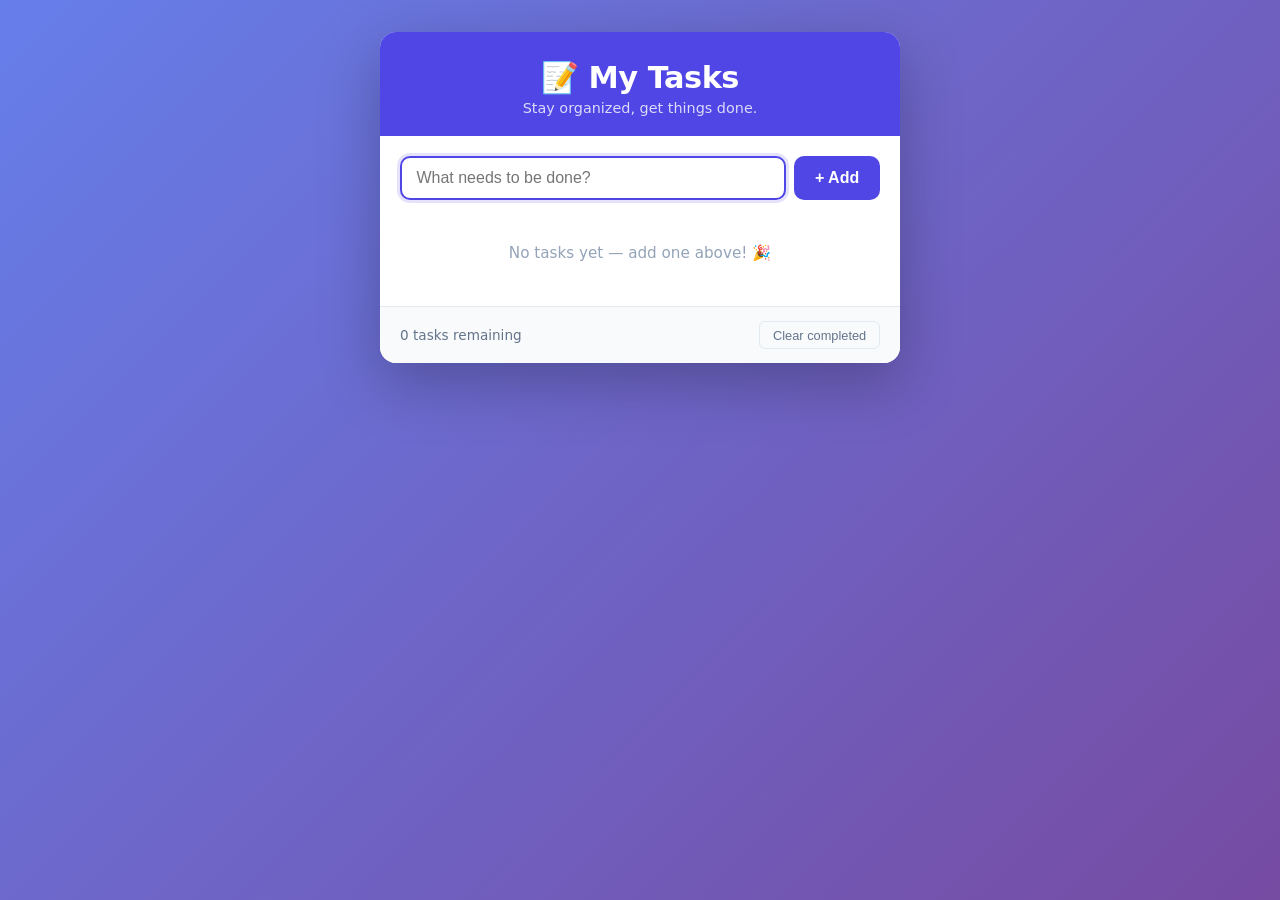
<file: web_sessions/2ff813635cd1/index.html>
<!DOCTYPE html>
<html lang="en">
<head>
  <meta charset="UTF-8">
  <meta name="viewport" content="width=device-width, initial-scale=1.0">
  <title>To-Do App</title>
  <link rel="stylesheet" href="styles.css">
</head>
<body>
  <div class="container">
    <header>
      <h1>📝 My Tasks</h1>
      <p class="subtitle">Stay organized, get things done.</p>
    </header>

    <div class="input-group">
      <input
        type="text"
        id="taskInput"
        placeholder="What needs to be done?"
        autocomplete="off"
      />
      <button id="addBtn" title="Add task">+ Add</button>
    </div>

    <ul id="taskList" class="task-list">
      <!-- Tasks rendered by JS -->
    </ul>

    <footer>
      <span id="taskCount">0 tasks remaining</span>
      <button id="clearCompletedBtn" class="clear-btn">Clear completed</button>
    </footer>
  </div>

  <script src="app.js"></script>
</body>
</html>
</file>
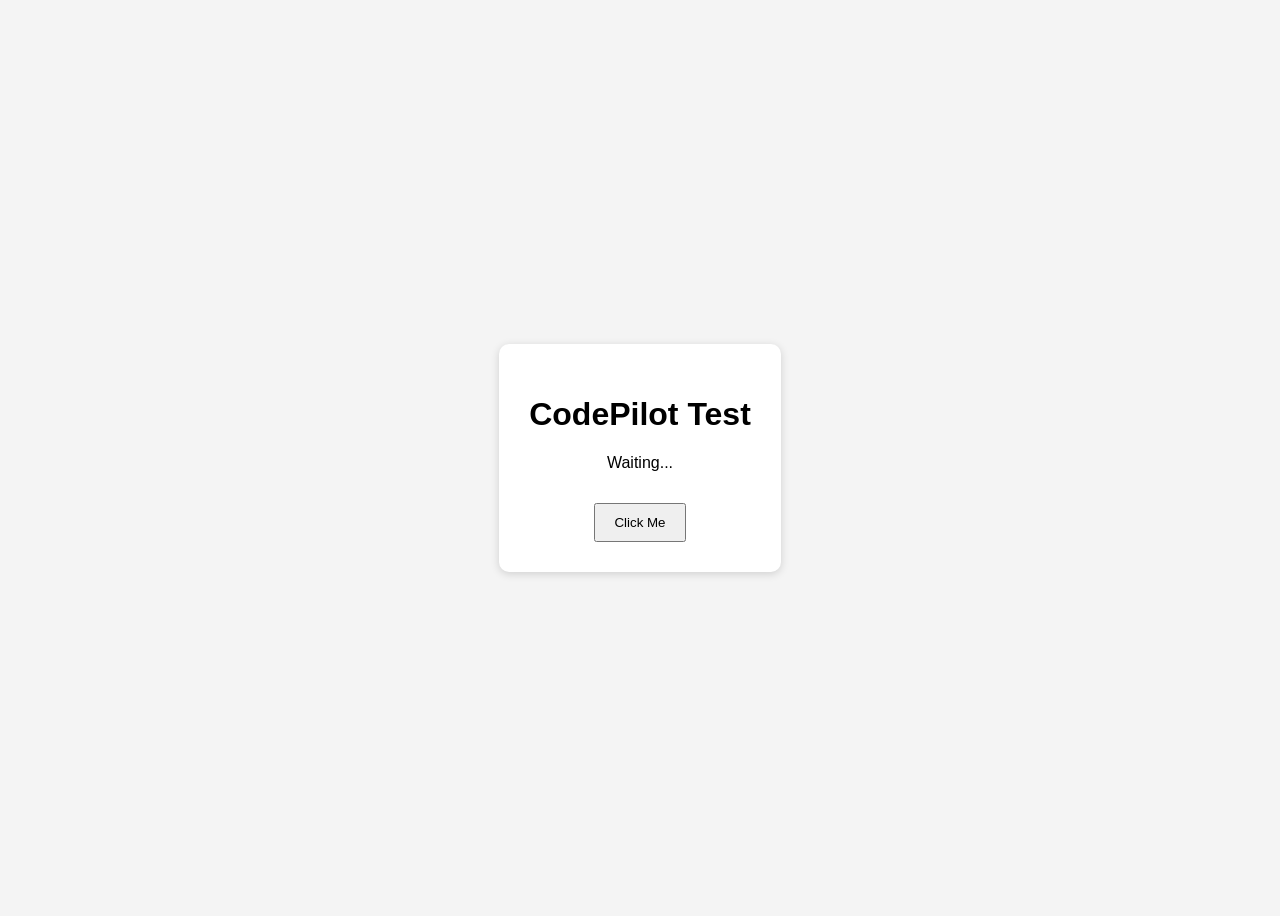
<file: web_sessions/31c21c7a2ef2/index.html>
<!DOCTYPE html>
<html lang="en">
<head>
    <meta charset="UTF-8">
    <meta name="viewport" content="width=device-width, initial-scale=1.0">
    <title>CodePilot Test</title>
    <style>
        body {
            font-family: Arial, sans-serif;
            display: flex;
            justify-content: center;
            align-items: center;
            height: 100vh;
            background: #f4f4f4;
        }

        .card {
            background: white;
            padding: 30px;
            border-radius: 10px;
            text-align: center;
            box-shadow: 0 2px 8px rgba(0,0,0,.15);
        }

        button {
            padding: 10px 18px;
            cursor: pointer;
            margin-top: 15px;
        }
    </style>
</head>
<body>

<div class="card">
    <h1>CodePilot Test</h1>
    <p id="status">Waiting...</p>
    <button id="verifyBtn" onclick="verify()">Click Me</button>
</div>

<script>
function verify() {
    document.getElementById("status").textContent = "Success!";
}
</script>

</body>
</html>
</file>
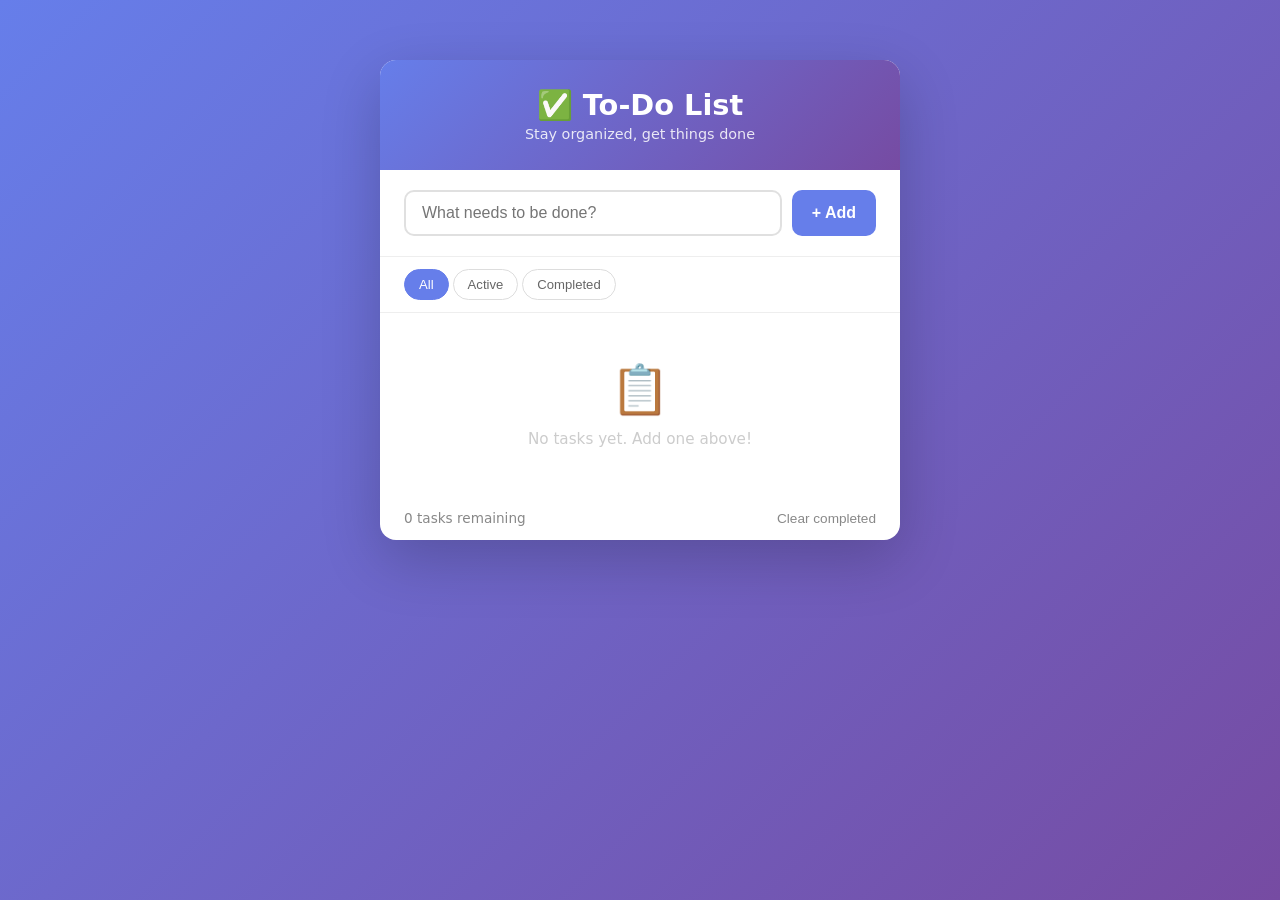
<file: web_sessions/57d5fced540e/index.html>
<!DOCTYPE html>
<html lang="en">
<head>
<meta charset="UTF-8">
<meta name="viewport" content="width=device-width, initial-scale=1.0">
<title>To-Do App</title>
<style>
  *, *::before, *::after { box-sizing: border-box; margin: 0; padding: 0; }
  body {
    font-family: 'Segoe UI', system-ui, -apple-system, sans-serif;
    background: linear-gradient(135deg, #667eea 0%, #764ba2 100%);
    min-height: 100vh; display: flex; justify-content: center; align-items: flex-start; padding: 20px;
  }
  .app-container {
    background: #fff; border-radius: 16px; box-shadow: 0 20px 60px rgba(0,0,0,0.2);
    width: 100%; max-width: 520px; margin-top: 40px; overflow: hidden;
  }
  .app-header {
    background: linear-gradient(135deg, #667eea 0%, #764ba2 100%);
    color: white; padding: 28px 24px; text-align: center;
  }
  .app-header h1 { font-size: 1.8rem; font-weight: 700; }
  .app-header .subtitle { font-size: 0.9rem; opacity: 0.85; margin-top: 4px; }
  .input-section { display: flex; gap: 10px; padding: 20px 24px; border-bottom: 1px solid #eee; }
  .input-section input {
    flex: 1; padding: 12px 16px; border: 2px solid #e0e0e0; border-radius: 10px;
    font-size: 1rem; outline: none; transition: border-color 0.2s;
  }
  .input-section input:focus { border-color: #667eea; }
  .btn-add {
    background: #667eea; color: white; border: none; padding: 12px 20px;
    border-radius: 10px; font-size: 1rem; font-weight: 600; cursor: pointer;
    transition: background 0.2s, transform 0.1s; white-space: nowrap;
  }
  .btn-add:hover { background: #5a6fd6; }
  .btn-add:active { transform: scale(0.96); }
  .filters { display: flex; gap: 4px; padding: 12px 24px; border-bottom: 1px solid #eee; flex-wrap: wrap; }
  .filter-btn {
    background: transparent; border: 1px solid #ddd; padding: 7px 14px;
    border-radius: 20px; font-size: 0.82rem; cursor: pointer; transition: all 0.2s; color: #666;
  }
  .filter-btn.active { background: #667eea; color: white; border-color: #667eea; }
  .filter-btn:hover:not(.active) { background: #f5f5f5; }
  .task-list { list-style: none; max-height: 400px; overflow-y: auto; }
  .task-list li {
    display: flex; align-items: center; gap: 12px; padding: 14px 24px;
    border-bottom: 1px solid #f0f0f0; transition: background 0.15s; animation: slideIn 0.25s ease;
  }
  @keyframes slideIn { from { opacity: 0; transform: translateY(-8px); } to { opacity: 1; transform: translateY(0); } }
  .task-list li:hover { background: #fafafa; }
  .task-list li.completed .task-text { text-decoration: line-through; color: #bbb; }
  .task-checkbox {
    width: 22px; height: 22px; border: 2px solid #ccc; border-radius: 50%;
    cursor: pointer; display: flex; align-items: center; justify-content: center; flex-shrink: 0; transition: all 0.2s;
  }
  .task-checkbox:hover { border-color: #667eea; }
  .task-list li.completed .task-checkbox { background: #667eea; border-color: #667eea; }
  .task-list li.completed .task-checkbox::after { content: '✓'; color: white; font-size: 0.75rem; font-weight: bold; }
  .task-text { flex: 1; font-size: 1rem; word-break: break-word; }
  .btn-delete {
    background: transparent; border: none; color: #ccc; font-size: 1.1rem;
    cursor: pointer; padding: 4px 8px; border-radius: 6px; transition: all 0.2s; flex-shrink: 0;
  }
  .btn-delete:hover { color: #e74c3c; background: #fff0f0; }
  .footer-bar { display: flex; justify-content: space-between; align-items: center; padding: 14px 24px; color: #888; font-size: 0.85rem; }
  .btn-clear { background: transparent; border: none; color: #888; cursor: pointer; font-size: 0.85rem; transition: color 0.2s; }
  .btn-clear:hover { color: #e74c3c; }
  .empty-state { text-align: center; padding: 48px 24px; color: #ccc; }
  .empty-state .icon { font-size: 3rem; margin-bottom: 12px; }
  .empty-state p { font-size: 0.95rem; }

  @media (max-width: 480px) {
    .app-container { margin-top: 10px; border-radius: 12px; }
    .app-header h1 { font-size: 1.4rem; }
    .input-section { flex-direction: column; gap: 8px; }
    .input-section input { width: 100%; }
    .btn-add { width: 100%; padding: 14px; }
    .filters { justify-content: center; }
    .filter-btn { flex: 1; text-align: center; }
    .task-list li { padding: 12px 16px; }
    .footer-bar { flex-direction: column; gap: 8px; }
  }
</style>
</head>
<body>
<div class="app-container">
  <div class="app-header">
    <h1>✅ To-Do List</h1>
    <p class="subtitle">Stay organized, get things done</p>
  </div>
  <div class="input-section">
    <input type="text" id="taskInput" placeholder="What needs to be done?" aria-label="New task input" maxlength="200">
    <button class="btn-add" id="btnAdd" aria-label="Add task">+ Add</button>
  </div>
  <div class="filters">
    <button class="filter-btn active" data-filter="all">All</button>
    <button class="filter-btn" data-filter="active">Active</button>
    <button class="filter-btn" data-filter="completed">Completed</button>
  </div>
  <ul class="task-list" id="taskList" aria-label="Task list"></ul>
  <div class="empty-state" id="emptyState">
    <div class="icon">📋</div>
    <p>No tasks yet. Add one above!</p>
  </div>
  <div class="footer-bar">
    <span id="taskCount">0 tasks remaining</span>
    <button class="btn-clear" id="btnClearCompleted">Clear completed</button>
  </div>
</div>

<script>
(function() {
  const taskInput = document.getElementById('taskInput');
  const btnAdd = document.getElementById('btnAdd');
  const taskList = document.getElementById('taskList');
  const emptyState = document.getElementById('emptyState');
  const taskCount = document.getElementById('taskCount');
  const btnClearCompleted = document.getElementById('btnClearCompleted');
  const filterBtns = document.querySelectorAll('.filter-btn');

  let tasks = JSON.parse(localStorage.getItem('tasks') || '[]');
  let currentFilter = 'all';

  function saveTasks() { localStorage.setItem('tasks', JSON.stringify(tasks)); }

  function render() {
    taskList.innerHTML = '';
    let filtered = tasks;
    if (currentFilter === 'active') filtered = tasks.filter(t => !t.completed);
    else if (currentFilter === 'completed') filtered = tasks.filter(t => t.completed);

    if (filtered.length === 0) {
      emptyState.style.display = 'block';
      if (currentFilter === 'completed') emptyState.querySelector('p').textContent = 'No completed tasks.';
      else if (currentFilter === 'active') emptyState.querySelector('p').textContent = 'All tasks done! 🎉';
      else emptyState.querySelector('p').textContent = 'No tasks yet. Add one above!';
    } else { emptyState.style.display = 'none'; }

    filtered.forEach(task => {
      const li = document.createElement('li');
      if (task.completed) li.classList.add('completed');
      const cb = document.createElement('div');
      cb.className = 'task-checkbox';
      cb.setAttribute('aria-label', task.completed ? 'Mark incomplete' : 'Mark complete');
      cb.addEventListener('click', () => { task.completed = !task.completed; render(); });
      const txt = document.createElement('span');
      txt.className = 'task-text';
      txt.textContent = task.text;
      const del = document.createElement('button');
      del.className = 'btn-delete';
      del.innerHTML = '🗑';
      del.setAttribute('aria-label', 'Delete task');
      del.addEventListener('click', () => { tasks = tasks.filter(t => t.id !== task.id); render(); });
      li.appendChild(cb); li.appendChild(txt); li.appendChild(del);
      taskList.appendChild(li);
    });

    const remaining = tasks.filter(t => !t.completed).length;
    taskCount.textContent = remaining + (remaining === 1 ? ' task remaining' : ' tasks remaining');
    saveTasks();
  }

  function addTask(text) {
    if (!text.trim()) return;
    tasks.push({ id: Date.now(), text: text.trim(), completed: false });
    taskInput.value = ''; taskInput.focus(); render();
  }

  btnAdd.addEventListener('click', () => addTask(taskInput.value));
  taskInput.addEventListener('keydown', (e) => { if (e.key === 'Enter') addTask(taskInput.value); });
  btnClearCompleted.addEventListener('click', () => { tasks = tasks.filter(t => !t.completed); render(); });
  filterBtns.forEach(btn => {
    btn.addEventListener('click', () => {
      filterBtns.forEach(b => b.classList.remove('active'));
      btn.classList.add('active');
      currentFilter = btn.dataset.filter;
      render();
    });
  });
  render();
})();
</script>
</body>
</html>
</file>
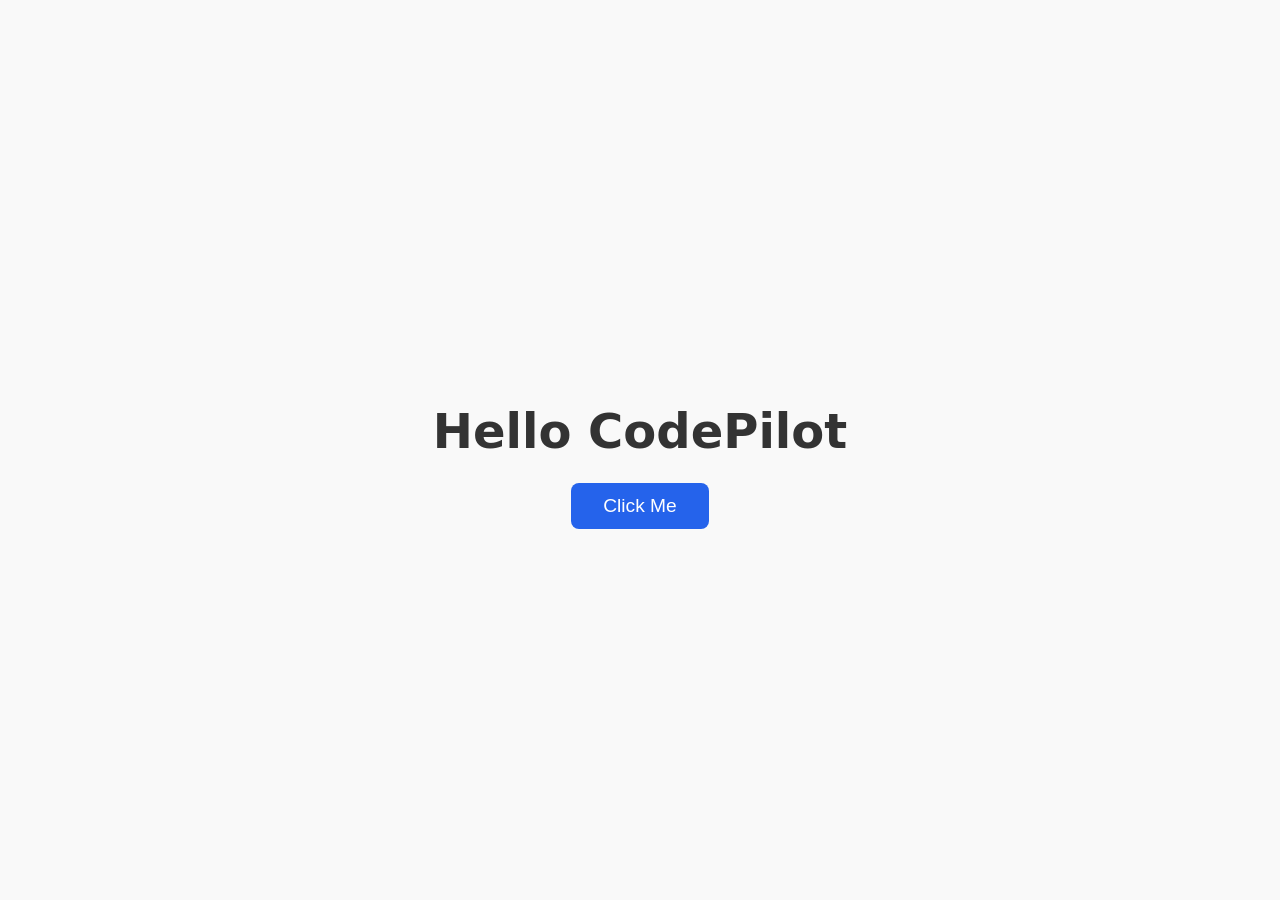
<file: web_sessions/580bae3aa930/index.html>
<!DOCTYPE html>
<html lang="en">
<head>
  <meta charset="UTF-8">
  <meta name="viewport" content="width=device-width, initial-scale=1.0">
  <title>Hello CodePilot</title>
  <style>
    body {
      font-family: system-ui, -apple-system, sans-serif;
      display: flex;
      flex-direction: column;
      align-items: center;
      justify-content: center;
      min-height: 100vh;
      margin: 0;
      background: #f9f9f9;
    }
    h1 {
      font-size: 3rem;
      color: #333;
      margin-bottom: 1.5rem;
    }
    button {
      background: #2563eb;
      color: white;
      border: none;
      padding: 12px 32px;
      font-size: 1.2rem;
      border-radius: 8px;
      cursor: pointer;
      transition: background 0.2s;
    }
    button:hover {
      background: #1d4ed8;
    }
  </style>
</head>
<body>
  <h1>Hello CodePilot</h1>
  <button id="click-me">Click Me</button>
</body>
</html>
</file>
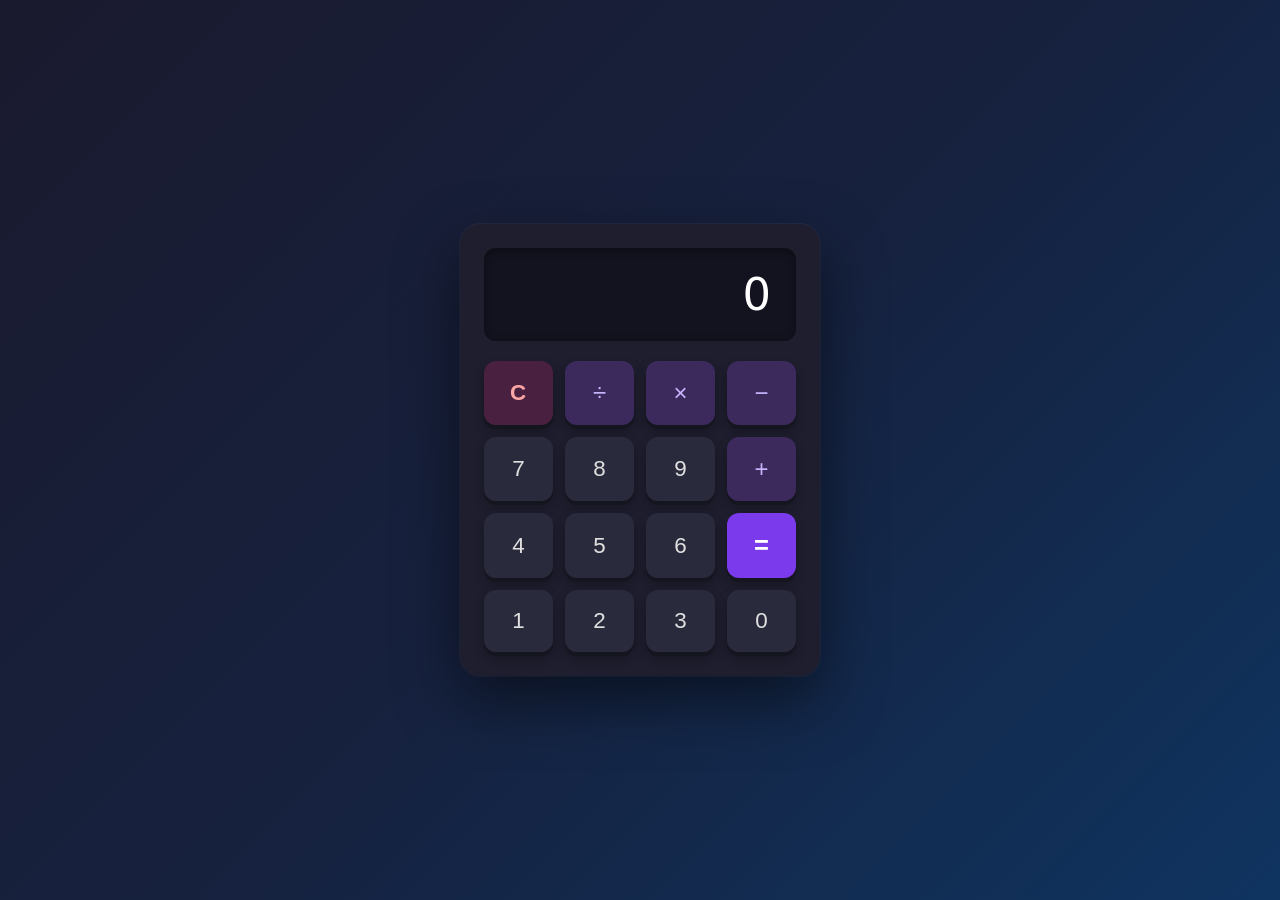
<file: web_sessions/c0102c773dbe/index.html>
<!DOCTYPE html>
<html lang="en">
<head>
  <meta charset="UTF-8">
  <meta name="viewport" content="width=device-width, initial-scale=1.0">
  <title>Calculator</title>
  <link rel="stylesheet" href="style.css">
</head>
<body>
  <div class="calculator">
    <div class="display" id="display">0</div>
    <div class="buttons">
      <button class="btn clear" id="btn-clear">C</button>
      <button class="btn operator" id="btn-divide">÷</button>
      <button class="btn operator" id="btn-multiply">×</button>
      <button class="btn operator" id="btn-subtract">−</button>

      <button class="btn number" id="btn-7">7</button>
      <button class="btn number" id="btn-8">8</button>
      <button class="btn number" id="btn-9">9</button>
      <button class="btn operator" id="btn-add">+</button>

      <button class="btn number" id="btn-4">4</button>
      <button class="btn number" id="btn-5">5</button>
      <button class="btn number" id="btn-6">6</button>
      <button class="btn equals" id="btn-equals">=</button>

      <button class="btn number" id="btn-1">1</button>
      <button class="btn number" id="btn-2">2</button>
      <button class="btn number" id="btn-3">3</button>
      <button class="btn number" id="btn-0">0</button>
    </div>
  </div>
  <script src="script.js"></script>
</body>
</html>
</file>
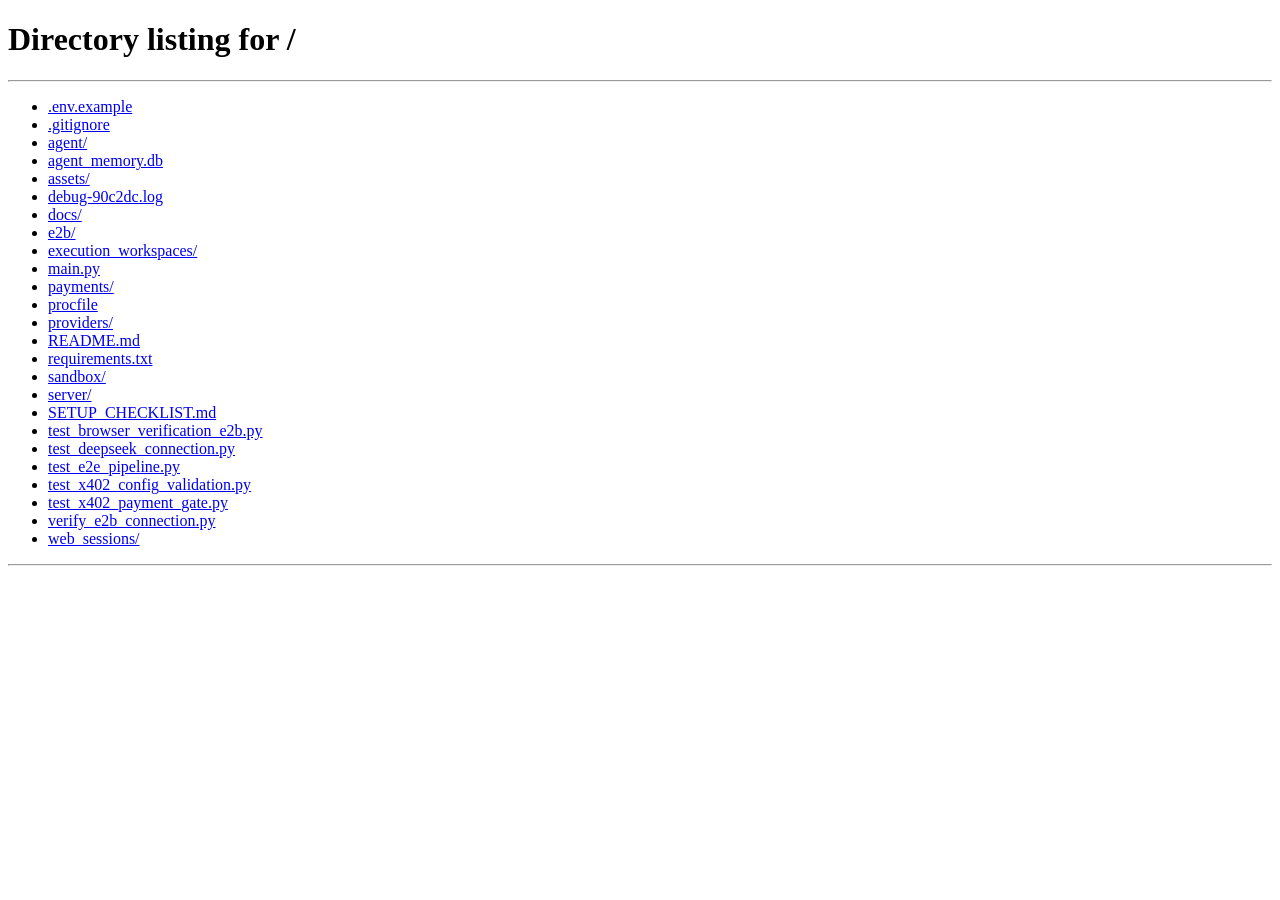
<file: server/static/agent-interface.html>
<!DOCTYPE html>
<html lang="en">
<head>
<meta charset="UTF-8">
<meta http-equiv="refresh" content="0;url=/">
<title>Redirecting…</title>
<script>location.replace('/');</script>
</head>
<body></body>
</html>
</file>
<file: web_sessions/2ff813635cd1/styles.css>
*,
*::before,
*::after {
  box-sizing: border-box;
  margin: 0;
  padding: 0;
}

body {
  font-family: 'Segoe UI', system-ui, -apple-system, sans-serif;
  background: linear-gradient(135deg, #667eea 0%, #764ba2 100%);
  min-height: 100vh;
  display: flex;
  justify-content: center;
  align-items: flex-start;
  padding: 2rem 1rem;
}

.container {
  background: #fff;
  width: 100%;
  max-width: 520px;
  border-radius: 16px;
  box-shadow: 0 20px 60px rgba(0, 0, 0, 0.25);
  overflow: hidden;
  animation: fadeIn 0.4s ease;
}

@keyframes fadeIn {
  from { opacity: 0; transform: translateY(20px); }
  to   { opacity: 1; transform: translateY(0); }
}

header {
  background: #4f46e5;
  color: #fff;
  padding: 1.75rem 1.5rem 1.25rem;
  text-align: center;
}

header h1 {
  font-size: 1.9rem;
  font-weight: 700;
  letter-spacing: -0.5px;
}

.subtitle {
  font-size: 0.9rem;
  opacity: 0.8;
  margin-top: 0.25rem;
}

/* ---------- input ---------- */
.input-group {
  display: flex;
  gap: 0.5rem;
  padding: 1.25rem 1.25rem 0.75rem;
}

#taskInput {
  flex: 1;
  font-size: 1rem;
  padding: 0.7rem 0.9rem;
  border: 2px solid #e2e8f0;
  border-radius: 10px;
  outline: none;
  transition: border-color 0.2s;
}

#taskInput:focus {
  border-color: #4f46e5;
  box-shadow: 0 0 0 3px rgba(79, 70, 229, 0.15);
}

#addBtn {
  background: #4f46e5;
  color: #fff;
  border: none;
  padding: 0.7rem 1.3rem;
  border-radius: 10px;
  font-size: 1rem;
  font-weight: 600;
  cursor: pointer;
  transition: background 0.2s, transform 0.1s;
  white-space: nowrap;
}

#addBtn:hover {
  background: #4338ca;
}

#addBtn:active {
  transform: scale(0.96);
}

/* ---------- task list ---------- */
.task-list {
  list-style: none;
  padding: 0 1.25rem 0.75rem;
  max-height: 380px;
  overflow-y: auto;
}

.task-list:empty::after {
  content: "No tasks yet — add one above! 🎉";
  display: block;
  text-align: center;
  color: #94a3b8;
  padding: 2rem 0;
  font-size: 0.95rem;
}

.task-item {
  display: flex;
  align-items: center;
  gap: 0.65rem;
  padding: 0.75rem 0.6rem;
  border-bottom: 1px solid #f1f5f9;
  animation: slideIn 0.3s ease;
  transition: background 0.15s;
  border-radius: 8px;
}

.task-item:hover {
  background: #f8fafc;
}

@keyframes slideIn {
  from { opacity: 0; transform: translateX(-30px); }
  to   { opacity: 1; transform: translateX(0); }
}

.task-item.completed .task-text {
  text-decoration: line-through;
  color: #94a3b8;
}

.task-checkbox {
  width: 22px;
  height: 22px;
  cursor: pointer;
  accent-color: #4f46e5;
  flex-shrink: 0;
}

.task-text {
  flex: 1;
  font-size: 1rem;
  word-break: break-word;
  transition: color 0.2s;
}

.delete-btn {
  background: none;
  border: none;
  color: #cbd5e1;
  font-size: 1.2rem;
  cursor: pointer;
  padding: 0.25rem 0.4rem;
  border-radius: 6px;
  transition: color 0.2s, background 0.2s;
  flex-shrink: 0;
}

.delete-btn:hover {
  color: #ef4444;
  background: #fef2f2;
}

/* ---------- footer ---------- */
footer {
  display: flex;
  justify-content: space-between;
  align-items: center;
  padding: 0.85rem 1.25rem;
  background: #f8fafc;
  border-top: 1px solid #e2e8f0;
  font-size: 0.85rem;
  color: #64748b;
}

.clear-btn {
  background: none;
  border: 1px solid #e2e8f0;
  color: #64748b;
  padding: 0.35rem 0.8rem;
  border-radius: 6px;
  cursor: pointer;
  font-size: 0.8rem;
  transition: background 0.2s, color 0.2s;
}

.clear-btn:hover {
  background: #fee2e2;
  color: #dc2626;
  border-color: #fecaca;
}

/* ---------- responsive ---------- */
@media (max-width: 480px) {
  body {
    padding: 0.75rem 0.5rem;
  }

  .container {
    border-radius: 12px;
  }

  header h1 {
    font-size: 1.5rem;
  }

  .input-group {
    flex-direction: column;
    padding: 1rem 1rem 0.5rem;
  }

  #addBtn {
    width: 100%;
  }

  footer {
    flex-direction: column;
    gap: 0.5rem;
  }
}
</file>
<file: web_sessions/c0102c773dbe/style.css>
*, *::before, *::after {
  box-sizing: border-box;
  margin: 0;
  padding: 0;
}

body {
  display: flex;
  justify-content: center;
  align-items: center;
  min-height: 100vh;
  font-family: 'Segoe UI', system-ui, -apple-system, sans-serif;
  background: linear-gradient(135deg, #1a1a2e 0%, #16213e 50%, #0f3460 100%);
}

.calculator {
  width: 360px;
  background: #1e1e2f;
  border-radius: 20px;
  padding: 24px;
  box-shadow:
    0 25px 60px rgba(0, 0, 0, 0.5),
    0 0 0 1px rgba(255, 255, 255, 0.05);
}

.display {
  background: #13131f;
  color: #ffffff;
  font-size: 2.8rem;
  font-weight: 300;
  text-align: right;
  padding: 20px 24px;
  border-radius: 12px;
  margin-bottom: 20px;
  min-height: 88px;
  word-break: break-all;
  overflow-x: auto;
  white-space: nowrap;
  box-shadow: inset 0 2px 8px rgba(0, 0, 0, 0.4);
  letter-spacing: 1px;
}

.buttons {
  display: grid;
  grid-template-columns: repeat(4, 1fr);
  gap: 12px;
}

.btn {
  background: #2a2a3d;
  color: #e0e0e0;
  border: none;
  border-radius: 12px;
  font-size: 1.4rem;
  font-weight: 500;
  padding: 18px 0;
  cursor: pointer;
  transition: all 0.15s ease;
  user-select: none;
  box-shadow: 0 4px 0 #151520, 0 6px 12px rgba(0, 0, 0, 0.3);
}

.btn:active {
  transform: translateY(2px);
  box-shadow: 0 2px 0 #151520, 0 3px 6px rgba(0, 0, 0, 0.3);
}

.btn:hover {
  background: #333350;
}

.number {
  background: #2a2a3d;
}

.operator {
  background: #3d2a5c;
  color: #c4b5fd;
  font-size: 1.5rem;
}

.operator:hover {
  background: #4a3568;
}

.equals {
  background: #7c3aed;
  color: #ffffff;
  font-size: 1.6rem;
  font-weight: 600;
  grid-row: span 1;
}

.equals:hover {
  background: #8b5cf6;
}

.equals:active {
  background: #6d28d9;
}

.clear {
  background: #4a2040;
  color: #fca5a5;
  font-weight: 700;
  text-transform: uppercase;
  letter-spacing: 1px;
}

.clear:hover {
  background: #5c2a50;
}

.btn-0 {
  grid-column: span 1;
}
</file>
